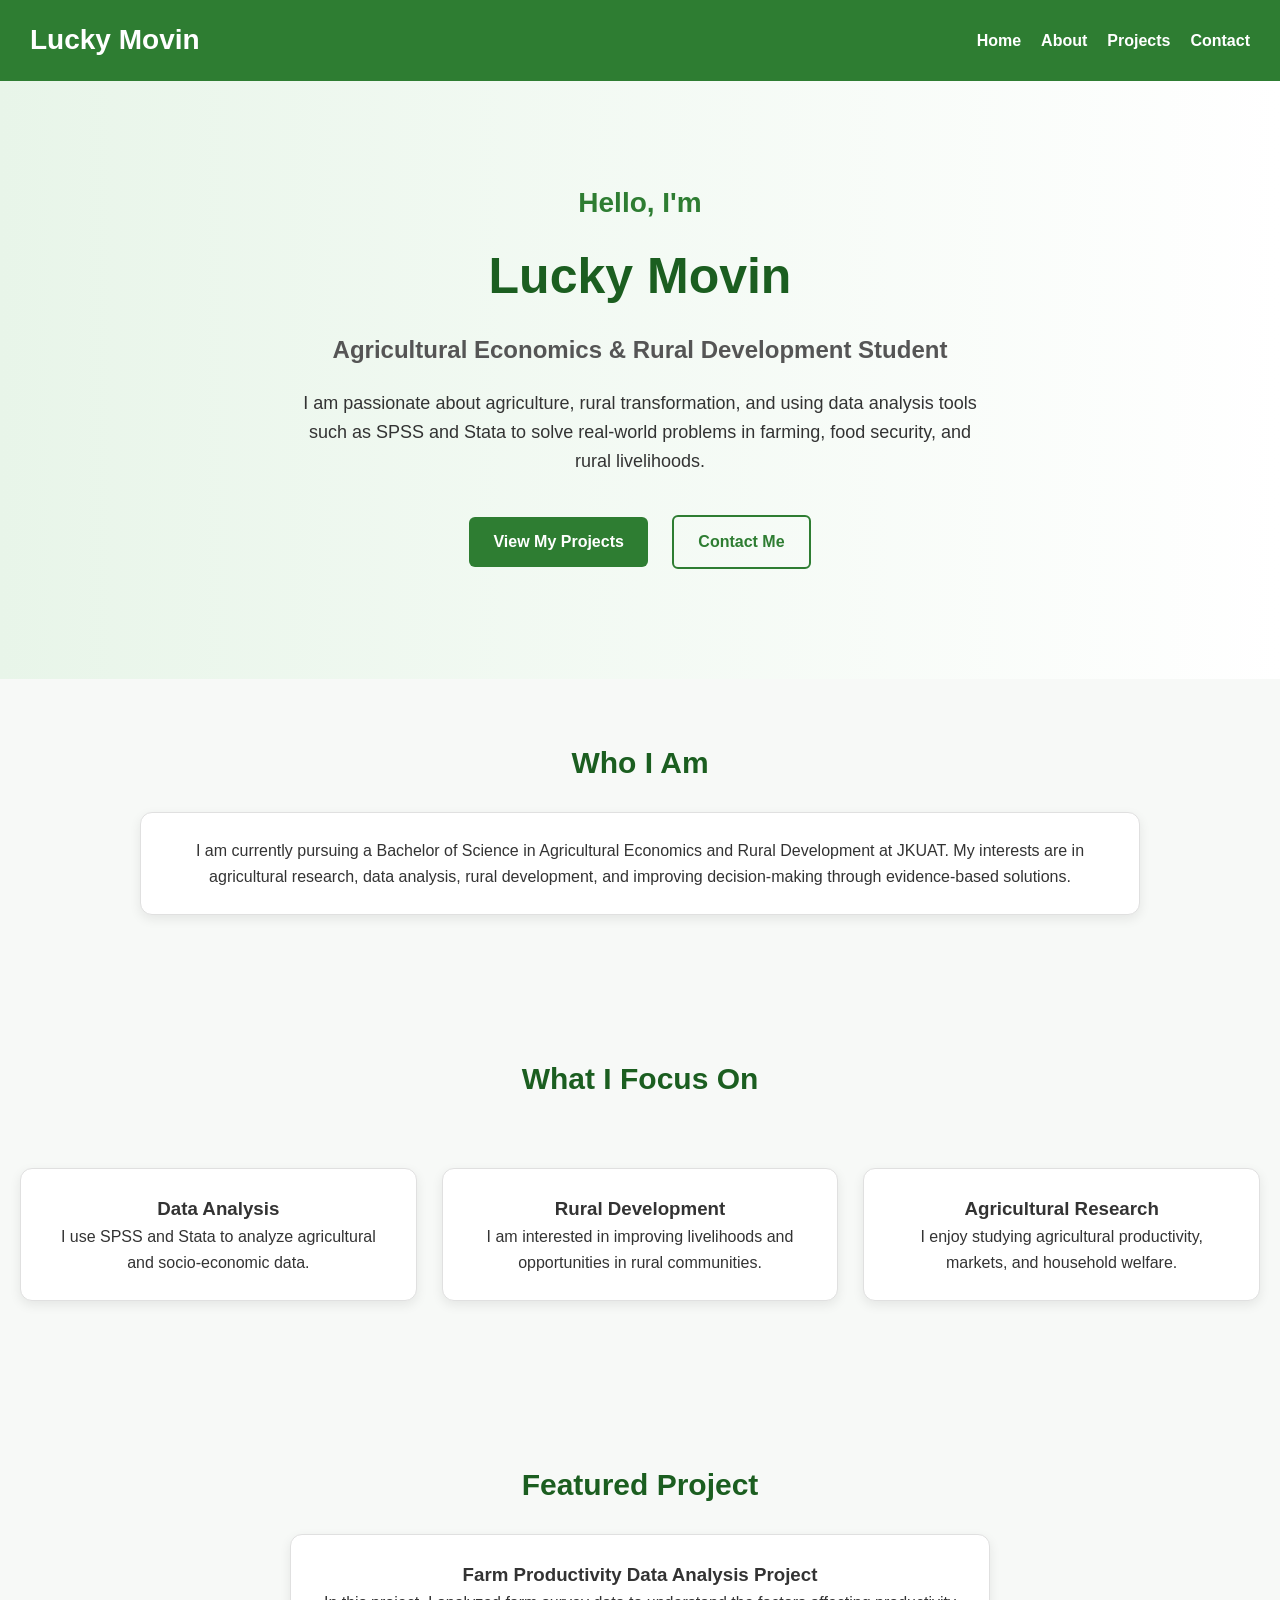
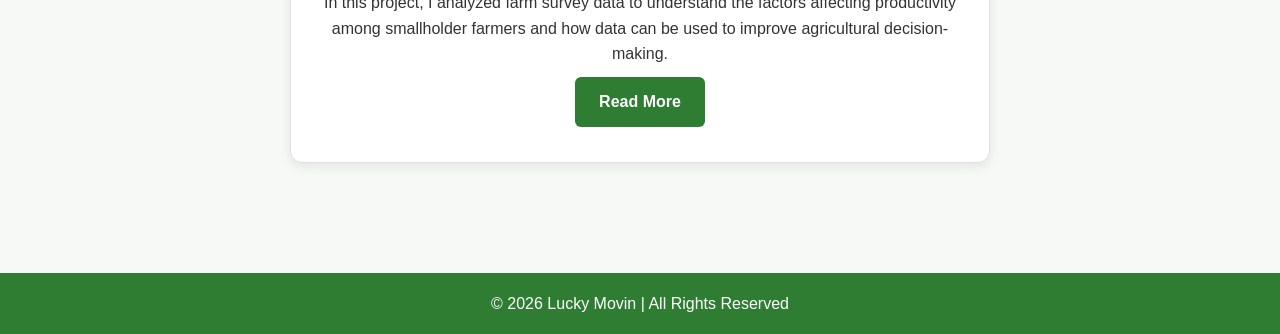
<file: index.html>
<!DOCTYPE html>
<html lang="en">
<head>
    <meta charset="UTF-8">
    <meta name="viewport" content="width=device-width, initial-scale=1.0">
    <title>Lucky Movin | Portfolio</title>
    <link rel="stylesheet" href="style.css">
</head>
<body>

    <!-- Header -->
    <header>
        <div class="logo">
            <h1>Lucky Movin</h1>
        </div>

        <nav class="nav">
            <a href="index.html">Home</a>
            <a href="about.html">About</a>
            <a href="projects.html">Projects</a>
            <a href="contact.html">Contact</a>
        </nav>
    </header>

    <!-- Main -->
    <main>

        <!-- Hero Section -->
        <section class="hero">
            <div class="hero-text">
                <h2>Hello, I'm</h2>
                <h1>Lucky Movin</h1>
                <h3>Agricultural Economics & Rural Development Student</h3>
                <p>
                    I am passionate about agriculture, rural transformation, and using
                    data analysis tools such as SPSS and Stata to solve real-world problems
                    in farming, food security, and rural livelihoods.
                </p>

                <div class="buttons">
                    <a href="projects.html" class="btn">View My Projects</a>
                    <a href="contact.html" class="btn btn-outline">Contact Me</a>
                </div>
            </div>
        </section>

        <!-- Short About -->
        <section class="home-section">
            <h2>Who I Am</h2>
            <article class="card">
                <p>
                    I am currently pursuing a Bachelor of Science in Agricultural Economics
                    and Rural Development at JKUAT. My interests are in agricultural research,
                    data analysis, rural development, and improving decision-making through
                    evidence-based solutions.
                </p>
            </article>
        </section>

        <!-- Highlight Section -->
        <section class="home-section">
            <h2>What I Focus On</h2>
            <div class="highlight-grid">
                <article class="card">
                    <h3>Data Analysis</h3>
                    <p>I use SPSS and Stata to analyze agricultural and socio-economic data.</p>
                </article>

                <article class="card">
                    <h3>Rural Development</h3>
                    <p>I am interested in improving livelihoods and opportunities in rural communities.</p>
                </article>

                <article class="card">
                    <h3>Agricultural Research</h3>
                    <p>I enjoy studying agricultural productivity, markets, and household welfare.</p>
                </article>
            </div>
        </section>

        <!-- Featured Project -->
        <section class="home-section">
            <h2>Featured Project</h2>
            <article class="card featured-project">
                <h3>Farm Productivity Data Analysis Project</h3>
                <p>
                    In this project, I analyzed farm survey data to understand the factors
                    affecting productivity among smallholder farmers and how data can be used
                    to improve agricultural decision-making.
                </p>
                <a href="projects.html" class="btn">Read More</a>
            </article>
        </section>

    </main>

    <!-- Footer -->
    <footer>
        <p>© 2026 Lucky Movin | All Rights Reserved</p>
    </footer>

</body>
</html>
</file>
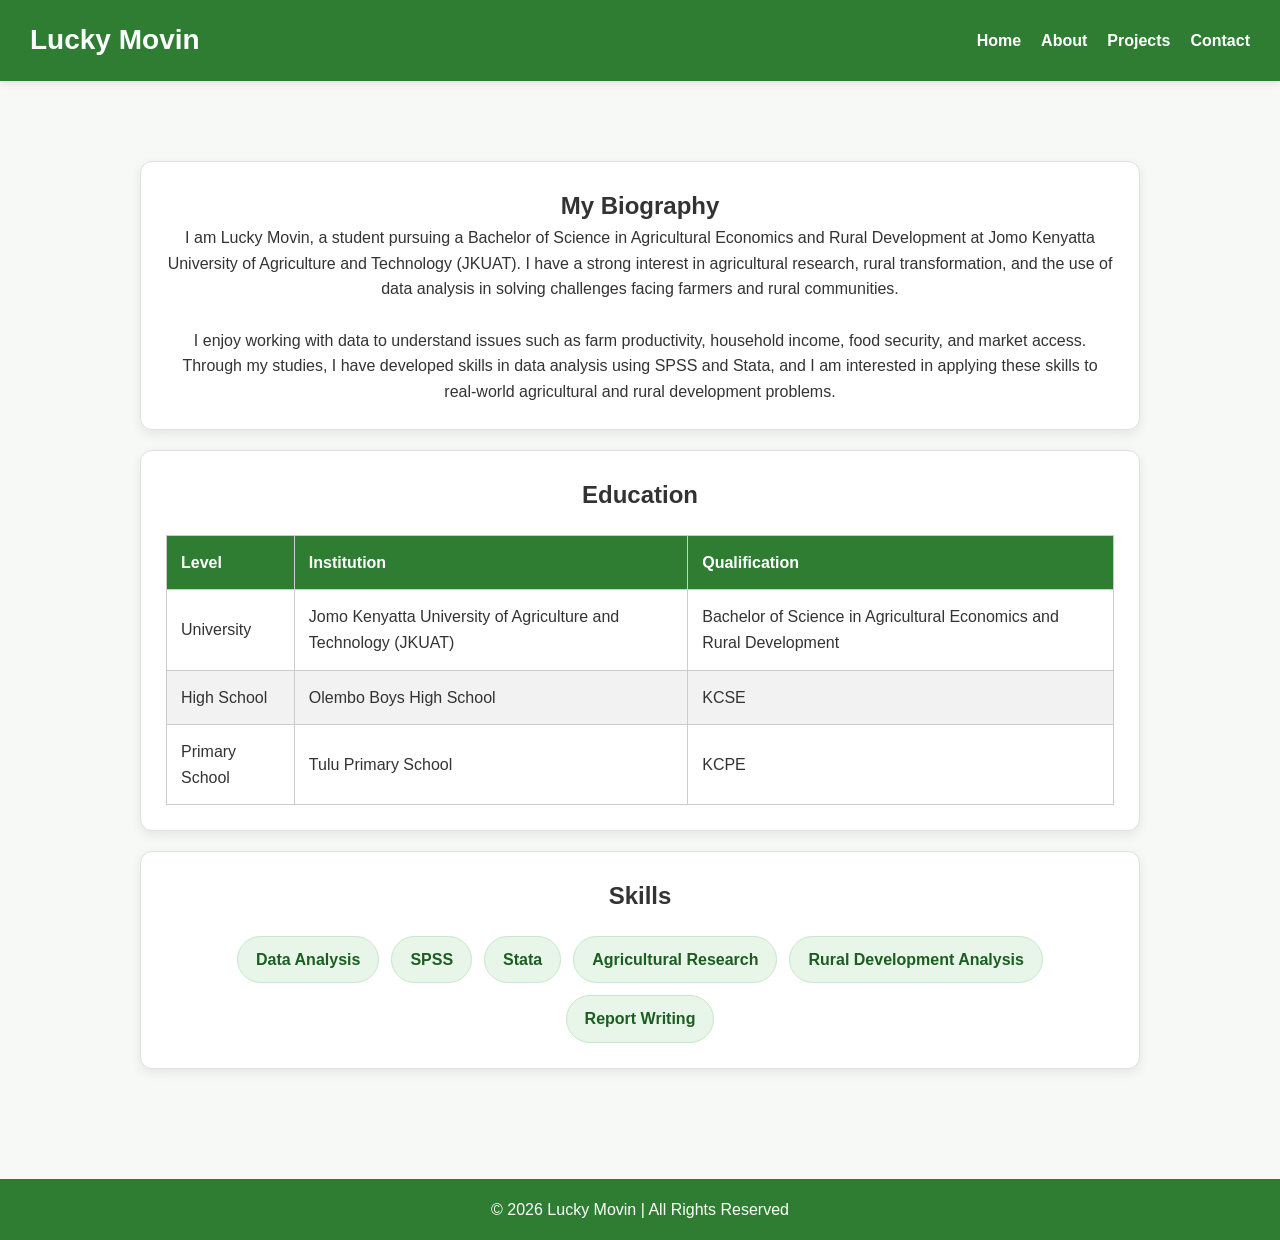
<file: about.html>
<!DOCTYPE html>
<html lang="en">
<head>
    <meta charset="UTF-8">
    <meta name="viewport" content="width=device-width, initial-scale=1.0">
    <title>About | Lucky Movin</title>
    <link rel="stylesheet" href="style.css">
</head>
<body>

    <!-- Header -->
    <header>
        <div class="logo">
            <h1>Lucky Movin</h1>
        </div>

        <nav class="nav">
            <a href="index.html">Home</a>
            <a href="about.html">About</a>
            <a href="projects.html">Projects</a>
            <a href="contact.html">Contact</a>
        </nav>
    </header>

    <!-- Main -->
    <main>
        <section class="about-page">

            <article class="card">
                <h2>My Biography</h2>
                <p>
                    I am Lucky Movin, a student pursuing a Bachelor of Science in Agricultural
                    Economics and Rural Development at Jomo Kenyatta University of Agriculture
                    and Technology (JKUAT). I have a strong interest in agricultural research,
                    rural transformation, and the use of data analysis in solving challenges
                    facing farmers and rural communities.
                </p>
                <br>
                <p>
                    I enjoy working with data to understand issues such as farm productivity,
                    household income, food security, and market access. Through my studies,
                    I have developed skills in data analysis using SPSS and Stata, and I am
                    interested in applying these skills to real-world agricultural and rural
                    development problems.
                </p>
            </article>

            <article class="card">
                <h2>Education</h2>
                <div class="table-container">
                    <table class="education-table">
                        <thead>
                            <tr>
                                <th>Level</th>
                                <th>Institution</th>
                                <th>Qualification</th>
                            </tr>
                        </thead>
                        <tbody>
                            <tr>
                                <td>University</td>
                                <td>Jomo Kenyatta University of Agriculture and Technology (JKUAT)</td>
                                <td>Bachelor of Science in Agricultural Economics and Rural Development</td>
                            </tr>
                            <tr>
                                <td>High School</td>
                                <td>Olembo Boys High School</td>
                                <td>KCSE</td>
                            </tr>
                            <tr>
                                <td>Primary School</td>
                                <td>Tulu Primary School</td>
                                <td>KCPE</td>
                            </tr>
                        </tbody>
                    </table>
                </div>
            </article>

            <article class="card">
                <h2>Skills</h2>
                <div class="skills-grid">
                    <span class="skill-badge">Data Analysis</span>
                    <span class="skill-badge">SPSS</span>
                    <span class="skill-badge">Stata</span>
                    <span class="skill-badge">Agricultural Research</span>
                    <span class="skill-badge">Rural Development Analysis</span>
                    <span class="skill-badge">Report Writing</span>
                </div>
            </article>

        </section>
    </main>

    <!-- Footer -->
    <footer>
        <p>© 2026 Lucky Movin | All Rights Reserved</p>
    </footer>

</body>
</html>
</file>
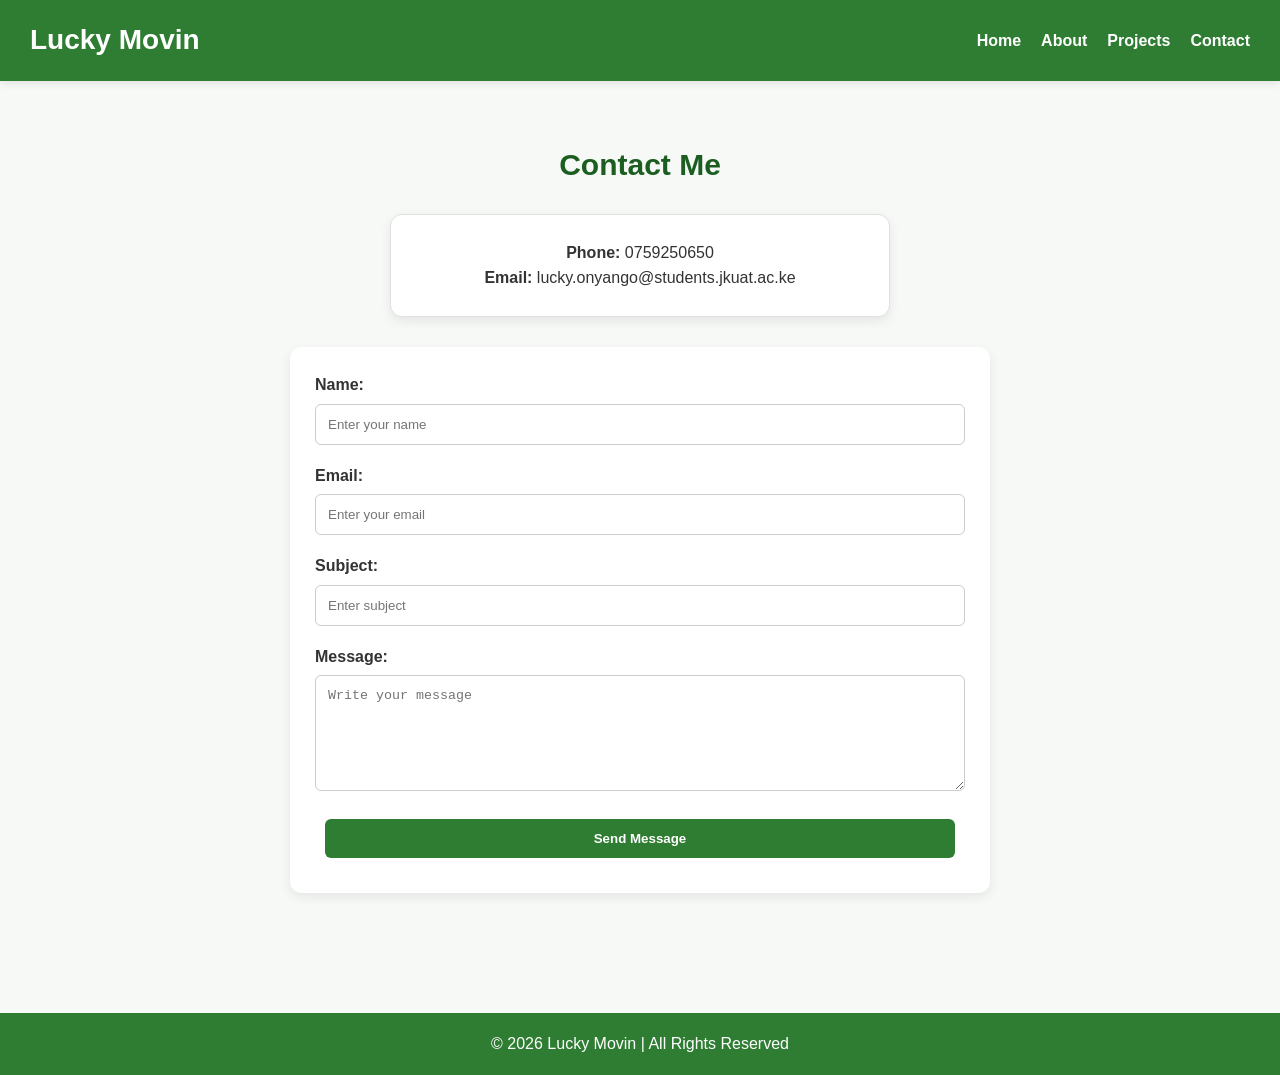
<file: contact.html>
<!DOCTYPE html>
<html lang="en">
<head>
    <meta charset="UTF-8">
    <meta name="viewport" content="width=device-width, initial-scale=1.0">
    <title>Contact | Lucky Movin</title>
    <link rel="stylesheet" href="style.css">
</head>
<body>

    <header>
        <div class="logo">
            <h1>Lucky Movin</h1>
        </div>

        <nav class="nav">
            <a href="index.html">Home</a>
            <a href="about.html">About</a>
            <a href="projects.html">Projects</a>
            <a href="contact.html">Contact</a>
        </nav>
    </header>

    <main>
        <section class="contact-section">
            <h2>Contact Me</h2>

            <article class="card contact-card">
                <p><strong>Phone:</strong> 0759250650</p>
                <p><strong>Email:</strong> lucky.onyango@students.jkuat.ac.ke</p>
            </article>

            <form class="contact-form">
                <label for="name">Name:</label>
                <input type="text" id="name" placeholder="Enter your name" required>

                <label for="email">Email:</label>
                <input type="email" id="email" placeholder="Enter your email" required>

                <label for="subject">Subject:</label>
                <input type="text" id="subject" placeholder="Enter subject">

                <label for="message">Message:</label>
                <textarea id="message" rows="6" placeholder="Write your message" required></textarea>

                <button type="submit" class="btn">Send Message</button>
            </form>
        </section>
    </main>

    <footer>
        <p>© 2026 Lucky Movin | All Rights Reserved</p>
    </footer>

</body>
</html>
</file>
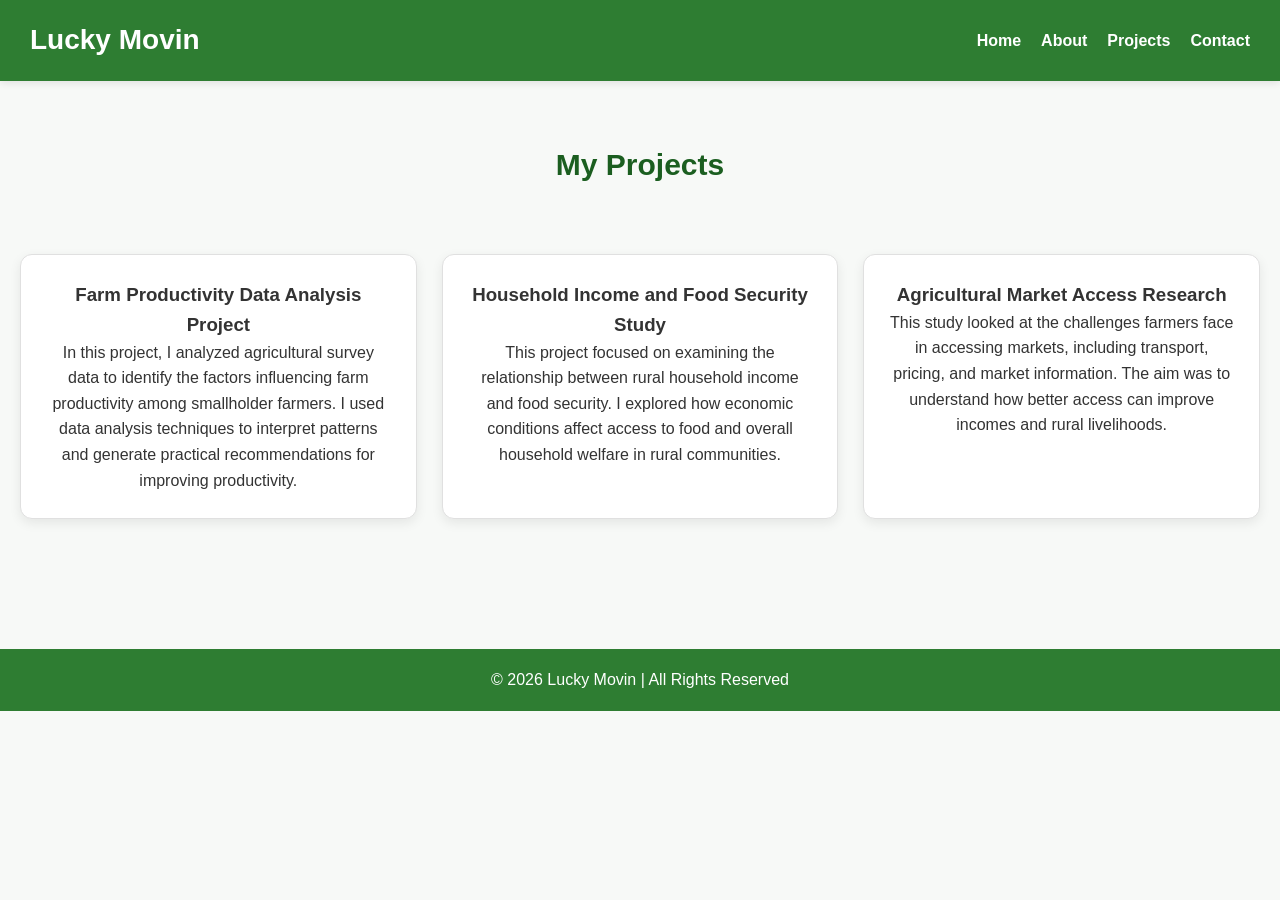
<file: projects.html>
<!DOCTYPE html>
<html lang="en">
<head>
    <meta charset="UTF-8">
    <meta name="viewport" content="width=device-width, initial-scale=1.0">
    <title>Projects | Lucky Movin</title>
    <link rel="stylesheet" href="style.css">
</head>
<body>

    <header>
        <div class="logo">
            <h1>Lucky Movin</h1>
        </div>

        <nav class="nav">
            <a href="index.html">Home</a>
            <a href="about.html">About</a>
            <a href="projects.html">Projects</a>
            <a href="contact.html">Contact</a>
        </nav>
    </header>

    <main>
        <section class="projects-page">
            <h2>My Projects</h2>
            <div class="projects">

                <article class="card">
                    <h3>Farm Productivity Data Analysis Project</h3>
                    <p>
                        In this project, I analyzed agricultural survey data to identify the
                        factors influencing farm productivity among smallholder farmers. I used
                        data analysis techniques to interpret patterns and generate practical
                        recommendations for improving productivity.
                    </p>
                </article>

                <article class="card">
                    <h3>Household Income and Food Security Study</h3>
                    <p>
                        This project focused on examining the relationship between rural household
                        income and food security. I explored how economic conditions affect access
                        to food and overall household welfare in rural communities.
                    </p>
                </article>

                <article class="card">
                    <h3>Agricultural Market Access Research</h3>
                    <p>
                        This study looked at the challenges farmers face in accessing markets,
                        including transport, pricing, and market information. The aim was to
                        understand how better access can improve incomes and rural livelihoods.
                    </p>
                </article>

            </div>
        </section>
    </main>

    <footer>
        <p>© 2026 Lucky Movin | All Rights Reserved</p>
    </footer>

</body>
</html>
</file>
<file: style.css>
/* Reset */
* {
    margin: 0;
    padding: 0;
    box-sizing: border-box;
}

body {
    font-family: Arial, sans-serif;
    line-height: 1.6;
    background-color: #f7f9f7;
    color: #333;
}

/* Header */
header {
    background-color: #2e7d32;
    color: white;
    padding: 18px 30px;
    display: flex;
    justify-content: space-between;
    align-items: center;
    flex-wrap: wrap;
    box-shadow: 0 2px 8px rgba(0,0,0,0.1);
}

.logo h1 {
    font-size: 28px;
}

/* Navigation */
.nav {
    display: flex;
    gap: 20px;
    flex-wrap: wrap;
}

.nav a {
    color: white;
    text-decoration: none;
    font-weight: bold;
    transition: 0.3s;
}

.nav a:hover {
    color: #dcedc8;
}

/* Hero */
.hero {
    background: linear-gradient(to right, #e8f5e9, #ffffff);
    padding: 100px 20px;
    text-align: center;
}

.hero-text {
    max-width: 850px;
    margin: auto;
}

.hero h2 {
    font-size: 28px;
    color: #2e7d32;
    margin-bottom: 10px;
}

.hero h1 {
    font-size: 50px;
    margin-bottom: 15px;
    color: #1b5e20;
}

.hero h3 {
    font-size: 24px;
    color: #555;
    margin-bottom: 20px;
}

.hero p {
    font-size: 18px;
    max-width: 700px;
    margin: auto;
    margin-bottom: 30px;
}

/* Buttons */
.buttons {
    margin-top: 20px;
}

.btn {
    display: inline-block;
    padding: 12px 24px;
    margin: 10px;
    background-color: #2e7d32;
    color: white;
    text-decoration: none;
    border-radius: 6px;
    border: none;
    font-weight: bold;
    cursor: pointer;
    transition: 0.3s;
}

.btn:hover {
    background-color: #1b5e20;
}

.btn-outline {
    background-color: transparent;
    border: 2px solid #2e7d32;
    color: #2e7d32;
}

.btn-outline:hover {
    background-color: #2e7d32;
    color: white;
}

/* Sections */
.home-section,
.about-page,
.projects-page,
.contact-section {
    padding: 60px 20px;
    text-align: center;
}

.home-section h2,
.projects-page h2,
.contact-section h2 {
    margin-bottom: 25px;
    color: #1b5e20;
    font-size: 30px;
}

/* Grid */
.highlight-grid,
.projects {
    display: grid;
    grid-template-columns: repeat(3, 1fr);
    gap: 25px;
    padding: 20px 0;
}

/* Cards */
.card {
    background-color: white;
    border-radius: 12px;
    padding: 25px;
    max-width: 1000px;
    margin: 20px auto;
    box-shadow: 0 4px 12px rgba(0,0,0,0.08);
    border: 1px solid #e0e0e0;
}

.featured-project {
    max-width: 700px;
}

/* Education Table */
.table-container {
    overflow-x: auto;
}

.education-table {
    width: 100%;
    border-collapse: collapse;
    margin-top: 20px;
}

.education-table th,
.education-table td {
    border: 1px solid #ccc;
    padding: 14px;
    text-align: left;
}

.education-table th {
    background-color: #2e7d32;
    color: white;
}

.education-table tr:nth-child(even) {
    background-color: #f2f2f2;
}

/* Skills */
.skills-grid {
    display: flex;
    flex-wrap: wrap;
    gap: 12px;
    justify-content: center;
    margin-top: 20px;
}

.skill-badge {
    background-color: #e8f5e9;
    color: #1b5e20;
    padding: 10px 18px;
    border-radius: 25px;
    font-weight: bold;
    border: 1px solid #c8e6c9;
}

/* Contact Form */
.contact-form {
    max-width: 700px;
    margin: 30px auto;
    display: flex;
    flex-direction: column;
    text-align: left;
    background-color: white;
    padding: 25px;
    border-radius: 12px;
    box-shadow: 0 4px 12px rgba(0,0,0,0.08);
}

.contact-form label {
    font-weight: bold;
    margin-bottom: 6px;
}

.contact-form input,
.contact-form textarea {
    padding: 12px;
    margin-bottom: 18px;
    border: 1px solid #ccc;
    border-radius: 6px;
}

.contact-card {
    max-width: 500px;
}

/* Footer */
footer {
    background-color: #2e7d32;
    color: white;
    text-align: center;
    padding: 18px;
    margin-top: 30px;
}

/* Responsive Design */

/* Tablet */
@media (max-width: 1024px) {
    .highlight-grid,
    .projects {
        grid-template-columns: repeat(2, 1fr);
    }
}

/* Mobile */
@media (max-width: 768px) {
    header {
        flex-direction: column;
        text-align: center;
    }

    .nav {
        flex-direction: column;
        margin-top: 15px;
    }

    .highlight-grid,
    .projects {
        grid-template-columns: 1fr;
    }

    .hero h1 {
        font-size: 38px;
    }

    .hero h2 {
        font-size: 24px;
    }

    .hero h3 {
        font-size: 20px;
    }

    .hero p {
        font-size: 16px;
    }
}
</file>
